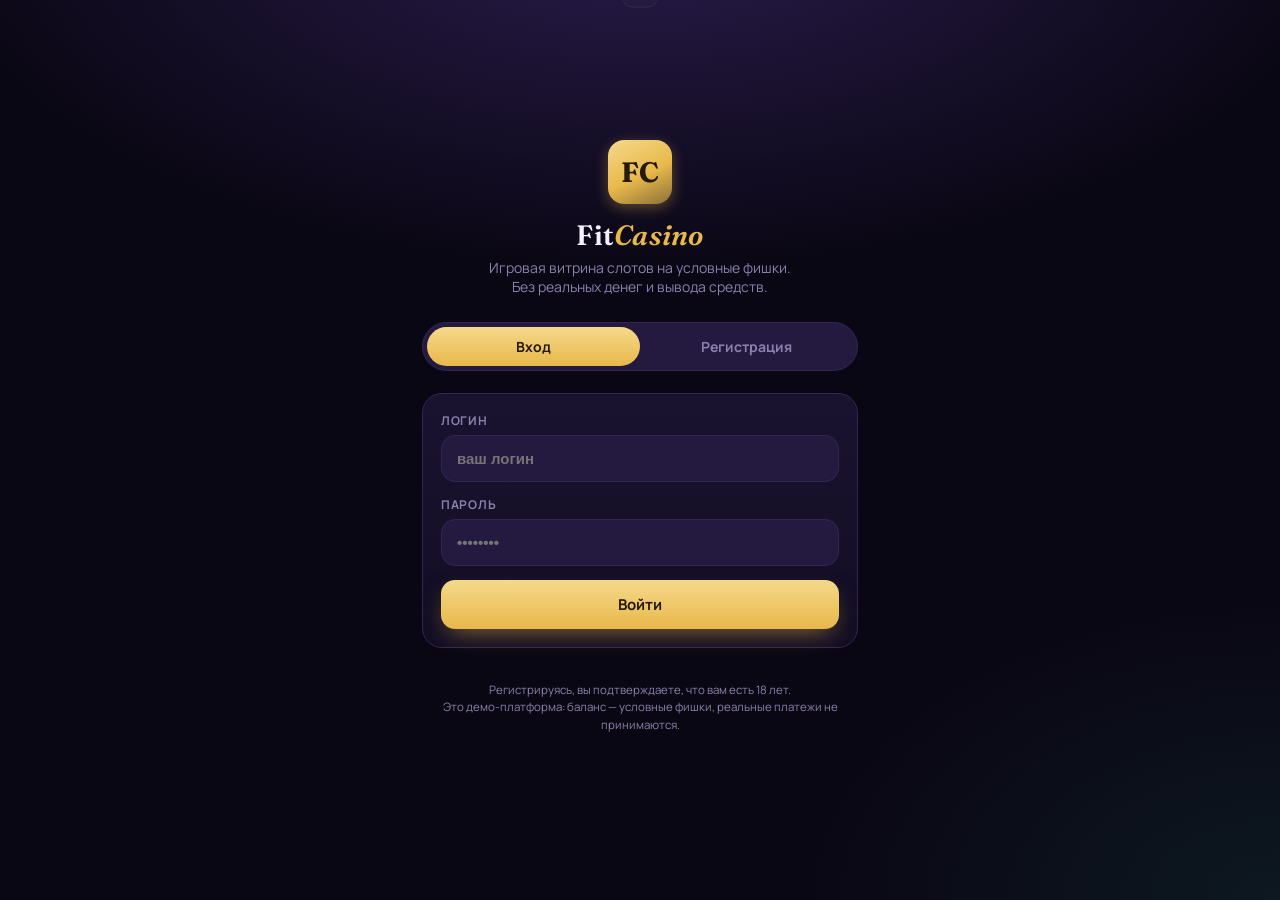
<file: index.html>
<!DOCTYPE html>
<html lang="ru">
<head>
<meta charset="UTF-8">
<meta name="viewport" content="width=device-width, initial-scale=1, maximum-scale=1, viewport-fit=cover">
<title>FitCasino — Вход</title>
<link rel="stylesheet" href="css/style.css">
</head>
<body>
<div class="shell">
  <div class="auth-wrap">
    <div class="auth-hero">
      <div class="brand-mark">FC</div>
      <h1>Fit<em style="color:var(--gold)">Casino</em></h1>
      <p>Игровая витрина слотов на условные фишки.<br>Без реальных денег и вывода средств.</p>
    </div>

    <div class="tabbar">
      <button id="tabLogin" class="active">Вход</button>
      <button id="tabRegister">Регистрация</button>
    </div>

    <form id="loginForm" class="card" style="display:flex;flex-direction:column;gap:14px;">
      <div class="field">
        <label>Логин</label>
        <input id="loginUser" type="text" autocomplete="username" placeholder="ваш логин">
      </div>
      <div class="field">
        <label>Пароль</label>
        <input id="loginPass" type="password" autocomplete="current-password" placeholder="••••••••">
      </div>
      <div id="loginMsg" class="form-msg error"></div>
      <button type="submit" class="btn btn-gold btn-block">Войти</button>
    </form>

    <form id="registerForm" class="card" style="display:none;flex-direction:column;gap:14px;">
      <div class="field">
        <label>Придумайте логин</label>
        <input id="regUser" type="text" autocomplete="username" placeholder="от 3 символов">
      </div>
      <div class="field">
        <label>Придумайте пароль</label>
        <input id="regPass" type="password" autocomplete="new-password" placeholder="от 4 символов">
      </div>
      <div id="registerMsg" class="form-msg error"></div>
      <button type="submit" class="btn btn-gold btn-block">Создать аккаунт</button>
      <p class="fine-print">Первый зарегистрированный на этом сайте аккаунт автоматически получает права администратора.</p>
    </form>

    <p class="fine-print">Регистрируясь, вы подтверждаете, что вам есть 18&nbsp;лет.<br>Это демо-платформа: баланс — условные фишки, реальные платежи не принимаются.</p>
  </div>
</div>

<div id="toast" class="toast"></div>

<script src="js/db.js"></script>
<script src="js/app-common.js"></script>
<script src="js/auth.js"></script>
</body>
</html>
</file>
<file: css/style.css>
/* ===================================================================
   FIT CASINO — Design tokens
   Palette: obsidian violet base, aged-gold accent, emerald win accent
   Type: Fraunces (display, serif, premium) + Manrope (UI, geometric)
=================================================================== */
@import url('https://fonts.googleapis.com/css2?family=Fraunces:opsz,wght@9..144,500;9..144,600;9..144,700&family=Manrope:wght@400;500;600;700;800&display=swap');

:root{
  --bg-0:#0a0714;
  --bg-1:#120d22;
  --bg-2:#1a1330;
  --bg-3:#241a40;
  --line:#332752;
  --gold:#e8b84b;
  --gold-soft:#f5d98a;
  --gold-dim:#8a7038;
  --violet:#8b5cf6;
  --violet-soft:#a78bfa;
  --emerald:#2fe3b0;
  --ruby:#ef4b6a;
  --ink-0:#f5f1ff;
  --ink-1:#c9c0e8;
  --ink-2:#8c81ad;
  --radius-lg:20px;
  --radius-md:14px;
  --radius-sm:9px;
  --shadow-deep:0 20px 60px -20px rgba(0,0,0,.7);
  --font-display:'Fraunces', serif;
  --font-body:'Manrope', sans-serif;
}

*{box-sizing:border-box;-webkit-tap-highlight-color:transparent;}
html,body{height:100%;}
body{
  margin:0;
  min-height:100vh;
  background:
    radial-gradient(1200px 600px at 50% -10%, rgba(139,92,246,.25), transparent 60%),
    radial-gradient(800px 500px at 100% 100%, rgba(47,227,176,.08), transparent 60%),
    var(--bg-0);
  color:var(--ink-0);
  font-family:var(--font-body);
  -webkit-font-smoothing:antialiased;
  padding-bottom:env(safe-area-inset-bottom);
}
h1,h2,h3,.display{font-family:var(--font-display);font-weight:600;letter-spacing:.01em;}
a{color:inherit;text-decoration:none;}
button{font-family:inherit;}
::selection{background:var(--violet);color:#fff;}

/* Screen shell — locked to a phone-proportioned column even on wider viewports */
.shell{
  max-width:480px;
  margin:0 auto;
  min-height:100vh;
  position:relative;
  display:flex;
  flex-direction:column;
}

/* ---------- Top brand bar ---------- */
.topbar{
  display:flex;align-items:center;justify-content:space-between;
  padding:16px 18px 10px;
}
.brand{
  display:flex;align-items:center;gap:10px;
}
.brand-mark{
  width:34px;height:34px;border-radius:9px;
  background:linear-gradient(155deg,var(--gold-soft),var(--gold) 55%,var(--gold-dim));
  display:flex;align-items:center;justify-content:center;
  box-shadow:0 4px 14px rgba(232,184,75,.35);
  font-family:var(--font-display);font-weight:700;color:#241a05;font-size:16px;
}
.brand-name{font-family:var(--font-display);font-size:19px;font-weight:600;color:var(--ink-0);}
.brand-name em{font-style:normal;color:var(--gold);}

.wallet-chip{
  display:flex;align-items:center;gap:7px;
  background:linear-gradient(180deg,var(--bg-3),var(--bg-2));
  border:1px solid var(--line);
  border-radius:999px;
  padding:7px 14px 7px 8px;
  font-weight:700;font-size:14px;
}
.wallet-chip .coin{
  width:20px;height:20px;border-radius:50%;
  background:radial-gradient(circle at 35% 30%,var(--gold-soft),var(--gold) 60%,var(--gold-dim));
}

/* ---------- Buttons ---------- */
.btn{
  appearance:none;border:none;cursor:pointer;
  border-radius:var(--radius-md);
  padding:14px 20px;
  font-weight:700;font-size:15px;
  display:inline-flex;align-items:center;justify-content:center;gap:8px;
  transition:transform .12s ease, filter .12s ease, box-shadow .12s ease;
}
.btn:active{transform:scale(.97);}
.btn-gold{
  background:linear-gradient(180deg,var(--gold-soft),var(--gold));
  color:#241a05;
  box-shadow:0 10px 24px -8px rgba(232,184,75,.55);
}
.btn-gold:hover{filter:brightness(1.05);}
.btn-ghost{
  background:var(--bg-3);
  color:var(--ink-0);
  border:1px solid var(--line);
}
.btn-violet{
  background:linear-gradient(180deg,var(--violet-soft),var(--violet));
  color:#fff;
  box-shadow:0 10px 24px -8px rgba(139,92,246,.55);
}
.btn-block{width:100%;}
.btn-sm{padding:9px 14px;font-size:13px;border-radius:var(--radius-sm);}
.btn:disabled{opacity:.4;cursor:not-allowed;transform:none;}

/* ---------- Cards / surfaces ---------- */
.card{
  background:linear-gradient(180deg,var(--bg-2),var(--bg-1));
  border:1px solid var(--line);
  border-radius:var(--radius-lg);
  padding:18px;
}
.panel{
  background:var(--bg-1);
  border:1px solid var(--line);
  border-radius:var(--radius-lg);
}

/* ---------- Auth screen ---------- */
.auth-wrap{
  flex:1;display:flex;flex-direction:column;justify-content:center;
  padding:24px 22px 40px;
  gap:22px;
}
.auth-hero{text-align:center;margin-bottom:4px;}
.auth-hero .brand-mark{width:64px;height:64px;font-size:28px;border-radius:16px;margin:0 auto 14px;}
.auth-hero h1{font-size:28px;margin:0 0 6px;}
.auth-hero p{color:var(--ink-2);margin:0;font-size:14px;}

.tabbar{
  display:flex;background:var(--bg-3);border-radius:999px;padding:4px;border:1px solid var(--line);
}
.tabbar button{
  flex:1;border:none;background:transparent;color:var(--ink-2);
  padding:10px 0;border-radius:999px;font-weight:700;font-size:14px;cursor:pointer;
}
.tabbar button.active{background:linear-gradient(180deg,var(--gold-soft),var(--gold));color:#241a05;}

.field{display:flex;flex-direction:column;gap:6px;}
.field label{font-size:12px;color:var(--ink-2);font-weight:700;text-transform:uppercase;letter-spacing:.06em;}
.field input{
  background:var(--bg-3);border:1px solid var(--line);border-radius:var(--radius-md);
  padding:14px 15px;color:var(--ink-0);font-size:15px;font-weight:600;
  outline:none;
}
.field input:focus{border-color:var(--violet-soft);box-shadow:0 0 0 3px rgba(139,92,246,.2);}
.form-msg{font-size:13px;font-weight:600;padding:10px 12px;border-radius:var(--radius-sm);display:none;}
.form-msg.show{display:block;}
.form-msg.error{background:rgba(239,75,106,.12);color:#ff8fa3;border:1px solid rgba(239,75,106,.3);}
.form-msg.ok{background:rgba(47,227,176,.12);color:var(--emerald);border:1px solid rgba(47,227,176,.3);}
.fine-print{font-size:11.5px;color:var(--ink-2);text-align:center;line-height:1.5;}

/* ---------- Lobby ---------- */
.section-title{
  display:flex;align-items:baseline;justify-content:space-between;
  padding:22px 18px 10px;
}
.section-title h2{font-size:18px;margin:0;}
.section-title span{font-size:12px;color:var(--ink-2);font-weight:600;}

.slot-grid{
  display:grid;grid-template-columns:1fr 1fr;gap:14px;
  padding:0 18px 18px;
}
.slot-card{
  border-radius:var(--radius-lg);
  overflow:hidden;
  border:1px solid var(--line);
  background:var(--bg-2);
  cursor:pointer;
  display:flex;flex-direction:column;
  transition:transform .15s ease, border-color .15s ease;
}
.slot-card:active{transform:scale(.97);}
.slot-art{
  aspect-ratio:1/0.85;
  display:flex;align-items:center;justify-content:center;
  position:relative;
  overflow:hidden;
}
.slot-art svg{width:52%;height:52%;filter:drop-shadow(0 6px 14px rgba(0,0,0,.4));}
.slot-art::after{
  content:'';position:absolute;inset:0;
  background:linear-gradient(180deg,transparent 55%,rgba(10,7,20,.55));
}
.slot-badge{
  position:absolute;top:8px;left:8px;z-index:2;
  background:rgba(10,7,20,.55);backdrop-filter:blur(4px);
  border:1px solid rgba(255,255,255,.15);
  color:var(--gold-soft);font-size:10px;font-weight:800;letter-spacing:.04em;
  padding:3px 8px;border-radius:999px;text-transform:uppercase;
}
.slot-meta{padding:10px 12px 13px;}
.slot-meta .name{font-family:var(--font-display);font-size:15px;font-weight:600;line-height:1.2;}
.slot-meta .sub{font-size:11.5px;color:var(--ink-2);margin-top:3px;display:flex;justify-content:space-between;}

/* ---------- Game screen ---------- */
.game-top{
  display:flex;align-items:center;gap:10px;padding:14px 16px;
}
.icon-btn{
  width:38px;height:38px;border-radius:11px;border:1px solid var(--line);
  background:var(--bg-2);display:flex;align-items:center;justify-content:center;color:var(--ink-1);
  cursor:pointer;flex-shrink:0;
}
.game-title{flex:1;min-width:0;}
.game-title .name{font-family:var(--font-display);font-size:16px;font-weight:600;white-space:nowrap;overflow:hidden;text-overflow:ellipsis;}
.game-title .rtp{font-size:10.5px;color:var(--ink-2);}

.stage{
  padding:4px 14px 10px;
}
.reel-frame{
  position:relative;
  border-radius:var(--radius-lg);
  padding:10px;
  background:
    linear-gradient(180deg, rgba(255,255,255,.04), transparent 40%),
    var(--bg-1);
  border:1px solid var(--line);
  box-shadow:inset 0 0 0 1px rgba(255,255,255,.02), var(--shadow-deep);
}
.reel-frame::before{
  content:'';position:absolute;inset:-1px;border-radius:inherit;
  padding:1px;
  background:linear-gradient(160deg, var(--gold-dim), transparent 30%, transparent 70%, var(--violet));
  -webkit-mask:linear-gradient(#000 0 0) content-box, linear-gradient(#000 0 0);
  -webkit-mask-composite:xor;mask-composite:exclude;
  opacity:.6;pointer-events:none;
}
.reels{
  display:grid;grid-template-columns:repeat(5,1fr);gap:6px;
  border-radius:var(--radius-md);
  overflow:hidden;
}
.reel-col{
  display:flex;flex-direction:column;gap:6px;
  background:rgba(0,0,0,.18);
  border-radius:10px;
  padding:6px 0;
  position:relative;
}
.cell{
  aspect-ratio:1/1;
  border-radius:9px;
  display:flex;align-items:center;justify-content:center;
  background:linear-gradient(180deg, rgba(255,255,255,.05), rgba(255,255,255,.01));
  position:relative;
  transition:transform .15s ease;
}
.cell svg{width:62%;height:62%;}
.cell.win{
  animation:cellwin .55s ease-in-out infinite alternate;
}
.cell.win::after{
  content:'';position:absolute;inset:-2px;border-radius:11px;
  box-shadow:0 0 0 2px var(--gold), 0 0 18px 3px rgba(232,184,75,.6);
}
@keyframes cellwin{from{transform:scale(1);}to{transform:scale(1.06);}}

.spin-blur .cell svg{filter:blur(2px);opacity:.7;}

.feature-strip{
  display:flex;align-items:center;justify-content:space-between;
  padding:8px 2px 0;font-size:11px;color:var(--ink-2);font-weight:700;
}
.feature-strip .fs-pill{
  background:var(--bg-3);border:1px solid var(--line);border-radius:999px;padding:4px 10px;
}

/* win banner */
.win-banner{
  position:absolute;left:50%;top:38%;transform:translate(-50%,-50%) scale(.85);
  text-align:center;pointer-events:none;opacity:0;z-index:5;
  transition:opacity .2s ease, transform .2s ease;
}
.win-banner.show{opacity:1;transform:translate(-50%,-50%) scale(1);}
.win-banner .amt{
  font-family:var(--font-display);font-weight:700;font-size:34px;
  background:linear-gradient(180deg,#fff,var(--gold-soft));
  -webkit-background-clip:text;background-clip:text;color:transparent;
  text-shadow:0 4px 24px rgba(232,184,75,.5);
}
.win-banner .lbl{font-size:12px;letter-spacing:.15em;text-transform:uppercase;color:var(--gold-soft);font-weight:800;}

/* coin burst */
.burst-layer{position:absolute;inset:0;pointer-events:none;overflow:visible;z-index:4;}
.coin{
  position:absolute;width:12px;height:12px;border-radius:50%;
  background:radial-gradient(circle at 35% 30%,var(--gold-soft),var(--gold) 60%,var(--gold-dim));
  opacity:0;
}
@keyframes coinburst{
  0%{opacity:1;transform:translate(0,0) scale(.6);}
  100%{opacity:0;transform:var(--tx) scale(1);}
}

/* controls */
.controls{
  padding:12px 16px 18px;
  display:flex;flex-direction:column;gap:10px;
}
.bet-row{display:flex;align-items:center;gap:8px;}
.bet-box{
  flex:1;background:var(--bg-2);border:1px solid var(--line);border-radius:var(--radius-md);
  display:flex;align-items:center;justify-content:space-between;padding:10px 12px;
}
.bet-box .lab{font-size:10.5px;color:var(--ink-2);font-weight:700;text-transform:uppercase;}
.bet-box .val{font-family:var(--font-display);font-size:16px;font-weight:600;}
.stepper{display:flex;gap:6px;}
.stepper button{
  width:34px;height:34px;border-radius:9px;border:1px solid var(--line);background:var(--bg-3);
  color:var(--ink-0);font-size:17px;font-weight:700;cursor:pointer;
}

.action-row{display:flex;align-items:center;gap:10px;}
.spin-btn{
  flex:1;height:60px;border-radius:18px;border:none;cursor:pointer;
  background:linear-gradient(180deg,var(--gold-soft),var(--gold) 60%,var(--gold-dim));
  color:#241a05;font-family:var(--font-display);font-weight:700;font-size:19px;
  box-shadow:0 14px 30px -10px rgba(232,184,75,.6);
  display:flex;align-items:center;justify-content:center;gap:8px;
  transition:transform .1s ease;
}
.spin-btn:active{transform:scale(.96);}
.spin-btn:disabled{opacity:.5;}
.spin-btn.autospin{background:linear-gradient(180deg,var(--violet-soft),var(--violet));color:#fff;box-shadow:0 14px 30px -10px rgba(139,92,246,.6);}

.mini-btn{
  width:52px;height:52px;border-radius:15px;border:1px solid var(--line);background:var(--bg-2);
  display:flex;flex-direction:column;align-items:center;justify-content:center;gap:2px;
  color:var(--ink-1);font-size:9.5px;font-weight:800;cursor:pointer;flex-shrink:0;
}
.mini-btn.active{border-color:var(--violet-soft);color:var(--violet-soft);background:rgba(139,92,246,.12);}

/* sheets (bottom modals) */
.sheet-backdrop{
  position:fixed;inset:0;background:rgba(5,3,10,.65);backdrop-filter:blur(2px);
  z-index:40;opacity:0;pointer-events:none;transition:opacity .2s ease;
}
.sheet-backdrop.show{opacity:1;pointer-events:auto;}
.sheet{
  position:fixed;left:50%;bottom:0;transform:translate(-50%,100%);
  width:100%;max-width:480px;
  background:var(--bg-1);border:1px solid var(--line);border-bottom:none;
  border-radius:22px 22px 0 0;
  padding:18px 18px calc(22px + env(safe-area-inset-bottom));
  z-index:41;transition:transform .28s cubic-bezier(.32,.72,0,1);
  max-height:80vh;overflow-y:auto;
}
.sheet.show{transform:translate(-50%,0);}
.sheet-handle{width:36px;height:4px;background:var(--line);border-radius:99px;margin:0 auto 14px;}
.sheet h3{margin:0 0 4px;font-size:18px;}
.sheet .desc{color:var(--ink-2);font-size:13px;margin:0 0 16px;line-height:1.5;}

.autospin-grid{display:grid;grid-template-columns:repeat(4,1fr);gap:8px;margin-bottom:16px;}
.autospin-grid button{
  padding:12px 0;border-radius:12px;border:1px solid var(--line);background:var(--bg-2);
  color:var(--ink-0);font-weight:700;cursor:pointer;
}
.autospin-grid button.sel{border-color:var(--gold);color:var(--gold-soft);background:rgba(232,184,75,.1);}

.paytable-row{
  display:flex;align-items:center;gap:12px;padding:10px 0;border-bottom:1px solid var(--line);
}
.paytable-row:last-child{border-bottom:none;}
.paytable-row svg{width:34px;height:34px;flex-shrink:0;}
.paytable-row .pt-name{font-weight:700;font-size:13.5px;flex:1;}
.paytable-row .pt-vals{font-size:11.5px;color:var(--ink-2);text-align:right;line-height:1.5;}

/* bottom nav */
.tabnav{
  position:sticky;bottom:0;
  display:flex;
  background:rgba(18,13,34,.9);backdrop-filter:blur(10px);
  border-top:1px solid var(--line);
  padding:8px 10px calc(8px + env(safe-area-inset-bottom));
  gap:4px;
}
.tabnav a{
  flex:1;display:flex;flex-direction:column;align-items:center;gap:3px;
  padding:6px 0;border-radius:12px;color:var(--ink-2);font-size:10.5px;font-weight:700;
}
.tabnav a.active{color:var(--gold-soft);background:rgba(232,184,75,.08);}
.tabnav svg{width:20px;height:20px;}

/* toast */
.toast{
  position:fixed;left:50%;top:18px;transform:translate(-50%,-140%);
  background:var(--bg-3);border:1px solid var(--line);border-radius:12px;
  padding:12px 18px;font-weight:700;font-size:13.5px;z-index:80;
  transition:transform .25s ease;box-shadow:var(--shadow-deep);
  max-width:88%;text-align:center;
}
.toast.show{transform:translate(-50%,0);}
.toast.err{border-color:rgba(239,75,106,.4);color:#ff8fa3;}
.toast.ok{border-color:rgba(47,227,176,.4);color:var(--emerald);}

/* admin */
.stat-grid{display:grid;grid-template-columns:1fr 1fr;gap:10px;padding:0 18px;}
.stat-card{background:var(--bg-2);border:1px solid var(--line);border-radius:var(--radius-md);padding:14px;}
.stat-card .n{font-family:var(--font-display);font-size:22px;font-weight:700;}
.stat-card .l{font-size:11px;color:var(--ink-2);font-weight:700;text-transform:uppercase;letter-spacing:.04em;}

.user-row{
  display:flex;align-items:center;gap:10px;padding:12px 14px;border-bottom:1px solid var(--line);
}
.user-row:last-child{border-bottom:none;}
.user-avatar{
  width:36px;height:36px;border-radius:10px;background:var(--bg-3);
  display:flex;align-items:center;justify-content:center;font-weight:800;font-size:13px;color:var(--violet-soft);
  flex-shrink:0;
}
.user-row .uinfo{flex:1;min-width:0;}
.user-row .uname{font-weight:700;font-size:13.5px;display:flex;align-items:center;gap:6px;}
.user-row .ubal{font-size:11.5px;color:var(--ink-2);}
.tag-admin{background:linear-gradient(180deg,var(--gold-soft),var(--gold));color:#241a05;font-size:9px;font-weight:800;padding:2px 6px;border-radius:6px;text-transform:uppercase;}

.empty-state{text-align:center;padding:50px 24px;color:var(--ink-2);}
.empty-state svg{width:52px;height:52px;margin-bottom:14px;opacity:.5;}

.scroll-x{display:flex;gap:10px;overflow-x:auto;padding:0 18px 4px;scrollbar-width:none;}
.scroll-x::-webkit-scrollbar{display:none;}
.filter-chip{
  flex-shrink:0;padding:8px 15px;border-radius:999px;border:1px solid var(--line);
  background:var(--bg-2);font-size:12.5px;font-weight:700;color:var(--ink-1);cursor:pointer;white-space:nowrap;
}
.filter-chip.active{background:linear-gradient(180deg,var(--gold-soft),var(--gold));color:#241a05;border-color:transparent;}

.divider{height:1px;background:var(--line);margin:16px 0;}

.hist-row{display:flex;justify-content:space-between;align-items:center;padding:10px 0;border-bottom:1px solid var(--line);font-size:13px;}
.hist-row:last-child{border-bottom:none;}
.hist-row .win{color:var(--emerald);font-weight:700;}
.hist-row .loss{color:var(--ink-2);}
.hist-row .t{color:var(--ink-2);font-size:11px;}
</file>
